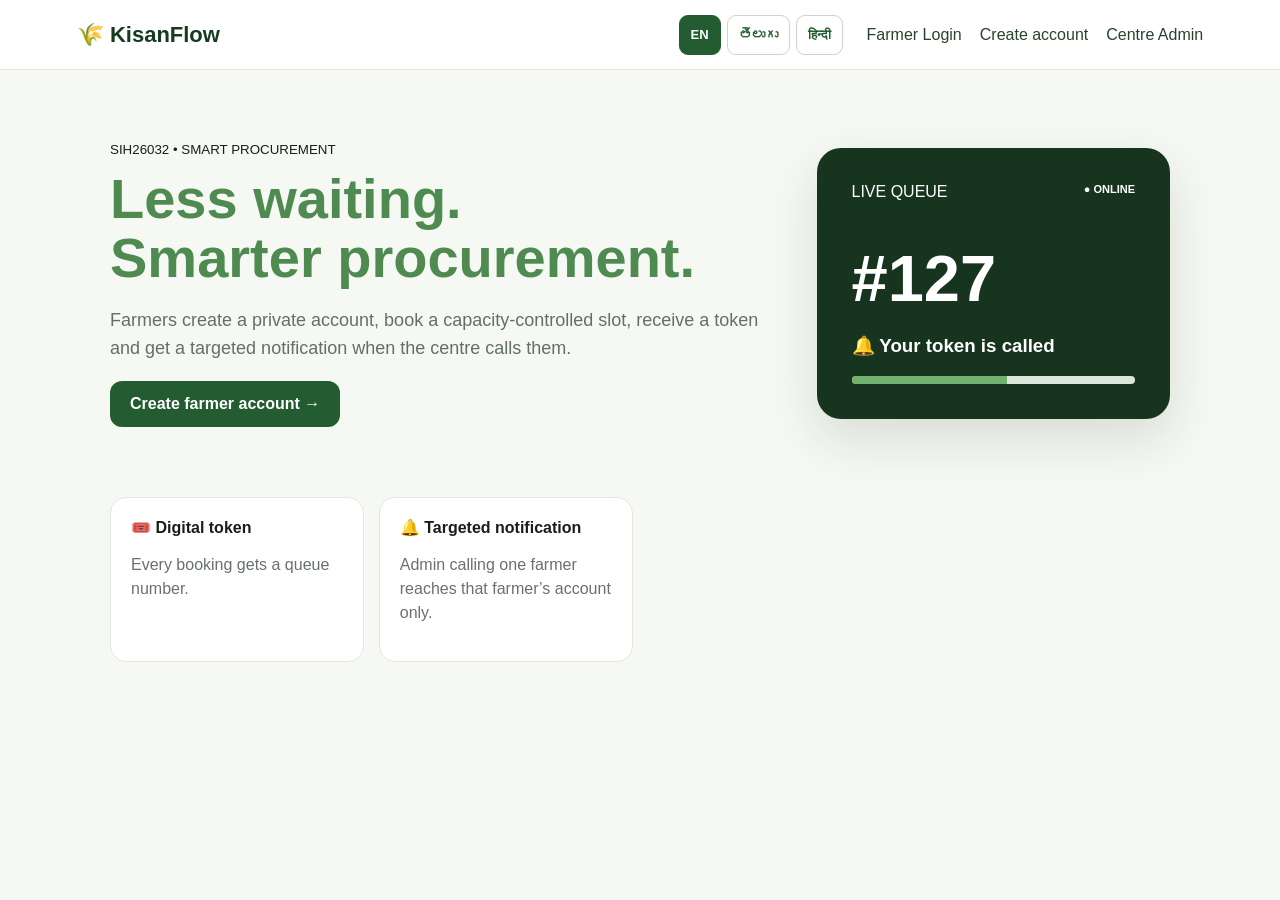
<file: templates/index.html>
<!doctype html>
<html lang="en">
<head>
<meta charset="utf-8">
<meta name="viewport" content="width=device-width,initial-scale=1">
<title>KisanFlow</title>
<link rel="stylesheet" href="/static/style.css">
</head>
<body>
<header>
  <a class="logo" href="/">🌾 KisanFlow</a>
  <div id="langSwitcher" class="langSwitcher" role="group" aria-label="Language"></div>
  <nav>
    <a href="/login" data-i18n="home.farmerLogin">Farmer Login</a>
    <a href="/register" data-i18n="register.button">Create account</a>
    <a href="/admin" data-i18n="home.adminLogin">Centre Admin</a>
  </nav>
</header>
<main class="hero">
  <div>
    <small data-i18n="home.tagline">SIH26032 • SMART PROCUREMENT</small>
    <h1><span data-i18n="home.title1">Less waiting.</span><br><span class="accent" data-i18n="home.title2">Smarter procurement.</span></h1>
    <p data-i18n="home.subtitle">Farmers create a private account, book a capacity-controlled slot, receive a token and get a targeted notification when the centre calls them.</p>
    <a class="btn" href="/register" data-i18n="home.cta">Create farmer account →</a>
  </div>
  <div class="mock">
    <div><span data-i18n="home.liveQueue">LIVE QUEUE</span> <b>● <span data-i18n="home.online">ONLINE</span></b></div>
    <strong>#127</strong>
    <h3 data-i18n="home.tokenCalled">🔔 Your token is called</h3>
    <div class="bar"><i></i></div>
  </div>
</main>
<section class="cards">
  <div>
    🎟️ <b data-i18n="home.featureTokenTitle">Digital token</b>
    <p data-i18n="home.featureTokenBody">Every booking gets a queue number.</p>
  </div>
  <div>
    🔔 <b data-i18n="home.featureNotifyTitle">Targeted notification</b>
    <p data-i18n="home.featureNotifyBody">Admin calling one farmer reaches that farmer’s account only.</p>
  </div>
</section>
<script src="/static/i18n.strings.js"></script>
<script src="/static/i18n.js"></script>
</body>
</html>
</file>
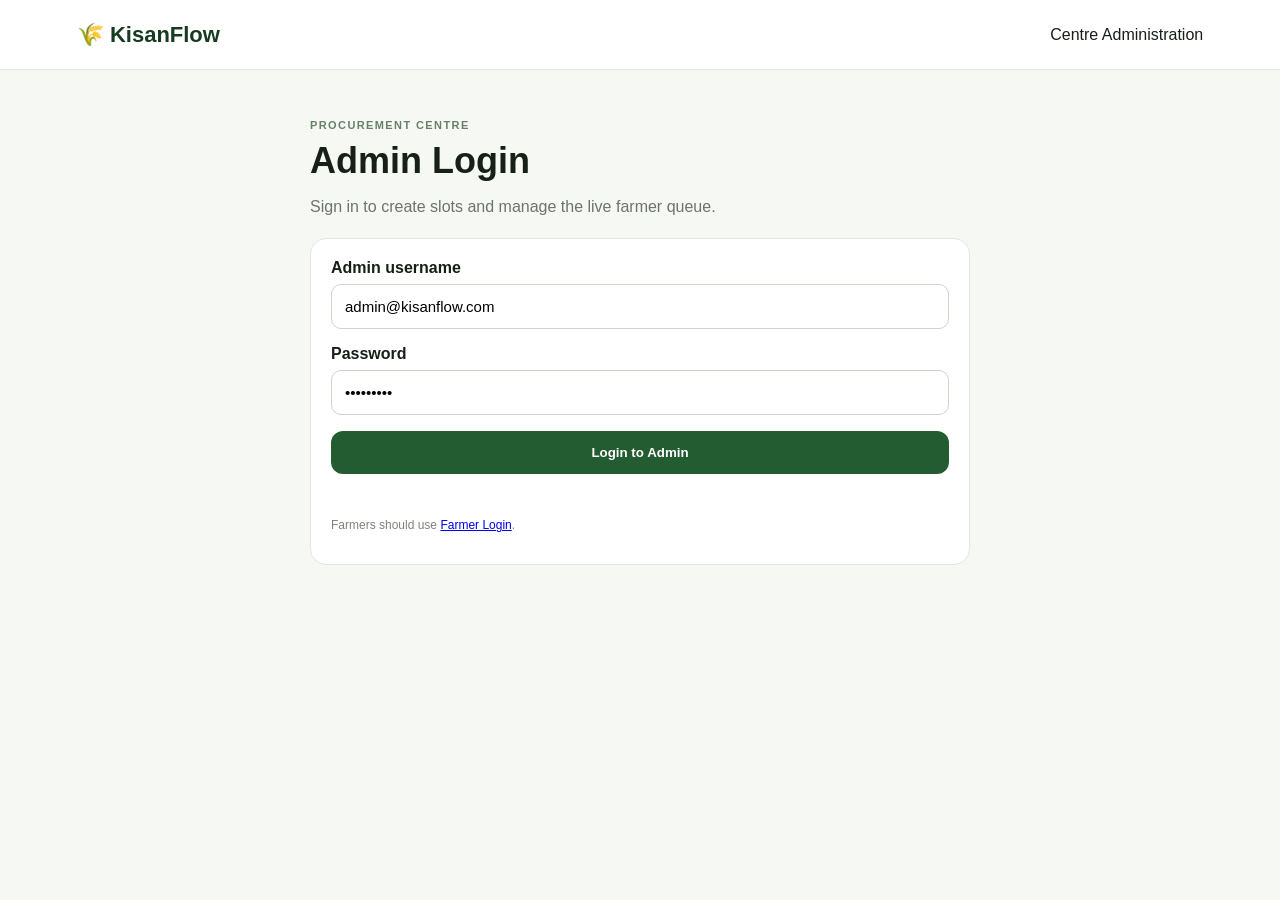
<file: templates/admin_login.html>
<!doctype html><html><head><meta name="viewport" content="width=device-width,initial-scale=1"><title>Admin Login | KisanFlow</title><link rel="stylesheet" href="/static/style.css"></head><body><header><a class="logo" href="/">🌾 KisanFlow</a><span>Centre Administration</span></header><main class="page"><div class="title"><small>PROCUREMENT CENTRE</small><h1>Admin Login</h1><p>Sign in to create slots and manage the live farmer queue.</p></div><div class="card form"><label>Admin username<input id="identifier" value="admin@kisanflow.com" autocomplete="username"></label><label>Password<input id="password" type="password" value="Admin@123" autocomplete="current-password"></label><button class="btn wide" onclick="login()">Login to Admin</button><div id="result"></div><p class="privacy">Farmers should use <a href="/login">Farmer Login</a>.</p></div></main><script>async function login(){const result=document.getElementById('result');result.innerHTML='<div>Signing in...</div>';const r=await fetch('/admin/login',{method:'POST',headers:{'Content-Type':'application/json'},body:JSON.stringify({identifier:document.getElementById('identifier').value.trim(),password:document.getElementById('password').value})});const d=await r.json();if(r.ok){result.innerHTML='<div class="success">Login successful.</div>';location.href=d.redirect}else{result.innerHTML='<div class="error">'+(d.error||'Login failed.')+'</div>'}}document.getElementById('password').addEventListener('keydown',e=>{if(e.key==='Enter')login()})</script></body></html>
</file>
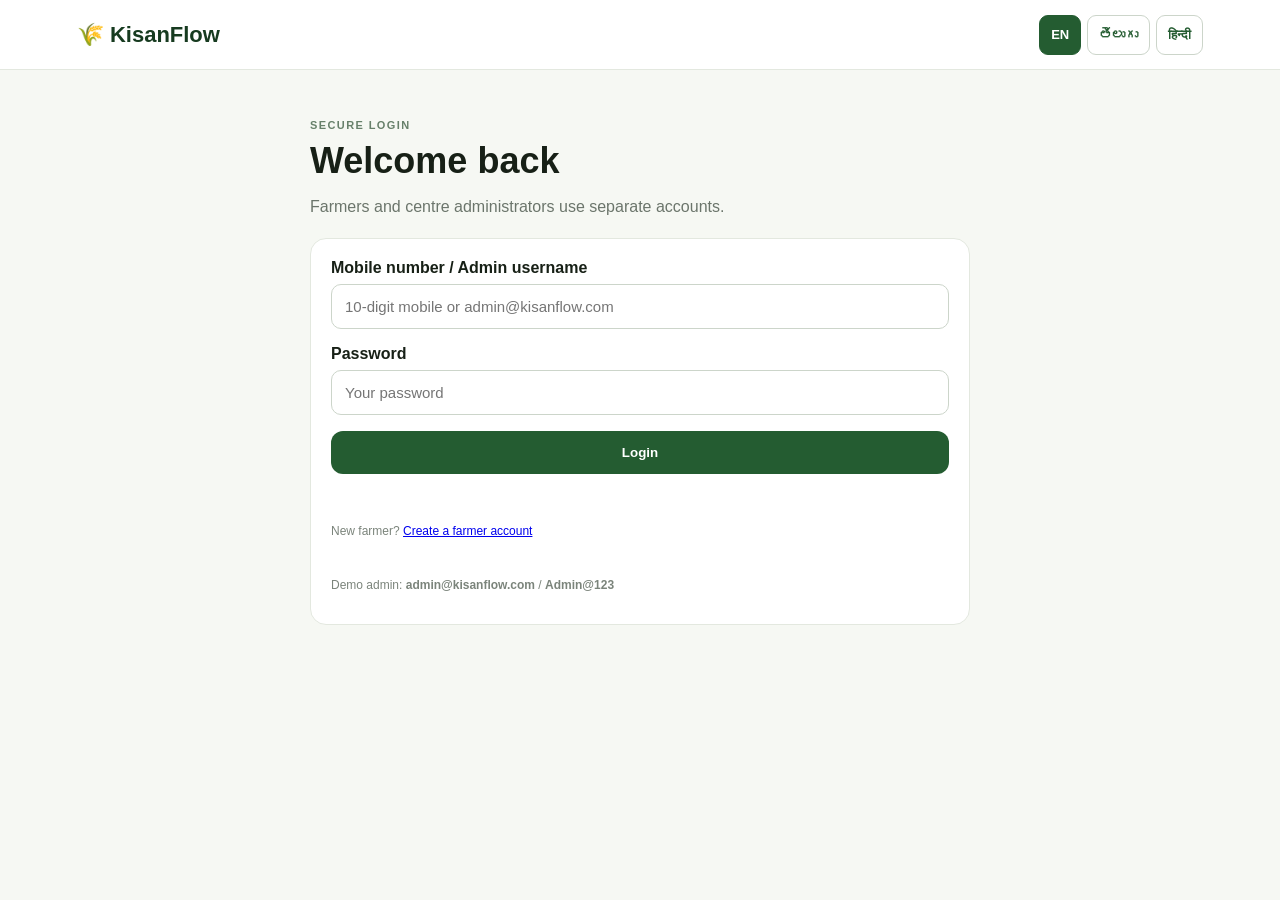
<file: templates/login.html>
<!doctype html>
<html lang="en">
<head>
<meta charset="utf-8">
<meta name="viewport" content="width=device-width,initial-scale=1">
<title>Login | KisanFlow</title>
<link rel="stylesheet" href="/static/style.css">
</head>
<body>
<header>
  <a class="logo" href="/">🌾 KisanFlow</a>
  <div id="langSwitcher" class="langSwitcher" role="group" aria-label="Language"></div>
</header>
<main class="page">
  <div class="title">
    <small data-i18n="login.small">SECURE LOGIN</small>
    <h1 data-i18n="login.title">Welcome back</h1>
    <p data-i18n="login.subtitle">Farmers and centre administrators use separate accounts.</p>
  </div>
  <div class="card form">
    <label>
      <span data-i18n="login.identifier">Mobile number / Admin username</span>
      <input id="identifier" autocomplete="username" data-i18n-placeholder="login.identifierPh" placeholder="10-digit mobile or admin@kisanflow.com">
    </label>
    <label>
      <span data-i18n="login.password">Password</span>
      <input id="password" type="password" autocomplete="current-password" data-i18n-placeholder="login.passwordPh" placeholder="Your password">
    </label>
    <button id="loginBtn" class="btn wide" onclick="doLogin()" data-i18n="login.button">Login</button>
    <div id="result" class="resultBox" role="status"></div>
    <p class="privacy"><span data-i18n="login.newFarmer">New farmer?</span> <a href="/register" data-i18n="login.createAccount">Create a farmer account</a></p>
    <p class="privacy"><span data-i18n="login.demoAdmin">Demo admin</span>: <b>admin@kisanflow.com</b> / <b>Admin@123</b></p>
  </div>
</main>
<script src="/static/i18n.strings.js"></script>
<script src="/static/i18n.js"></script>
<script>
const $ = (id) => document.getElementById(id);

async function doLogin() {
  const btn = $('loginBtn');
  const box = $('result');
  btn.disabled = true;
  btn.textContent = KF.t('common.working');
  let res = null, data = null;
  try {
    res = await fetch('/login', {
      method: 'POST',
      headers: { 'Content-Type': 'application/json' },
      body: JSON.stringify({ identifier: $('identifier').value.trim(), password: $('password').value })
    });
  } catch (e) {
    res = null;
  }
  if (!res) {
    box.innerHTML = '<div class="error">' + KF.escape(KF.t('err.network')) + '</div>';
    btn.disabled = false;
    btn.textContent = KF.t('login.button');
    return;
  }
  try { data = await res.json(); } catch (e) { data = null; }
  btn.disabled = false;
  btn.textContent = KF.t('login.button');
  if (res.ok && data && data.redirect) {
    box.innerHTML = '<div class="success">' + KF.escape(KF.t('login.success')) + '</div>';
    location.href = data.redirect;
    return;
  }
  box.innerHTML = '<div class="error">' + KF.escape((data && data.error) || KF.t('login.failed')) + '</div>';
}

$('password').addEventListener('keydown', (e) => { if (e.key === 'Enter') doLogin(); });
$('identifier').addEventListener('keydown', (e) => { if (e.key === 'Enter') $('password').focus(); });
</script>
</body>
</html>
</file>
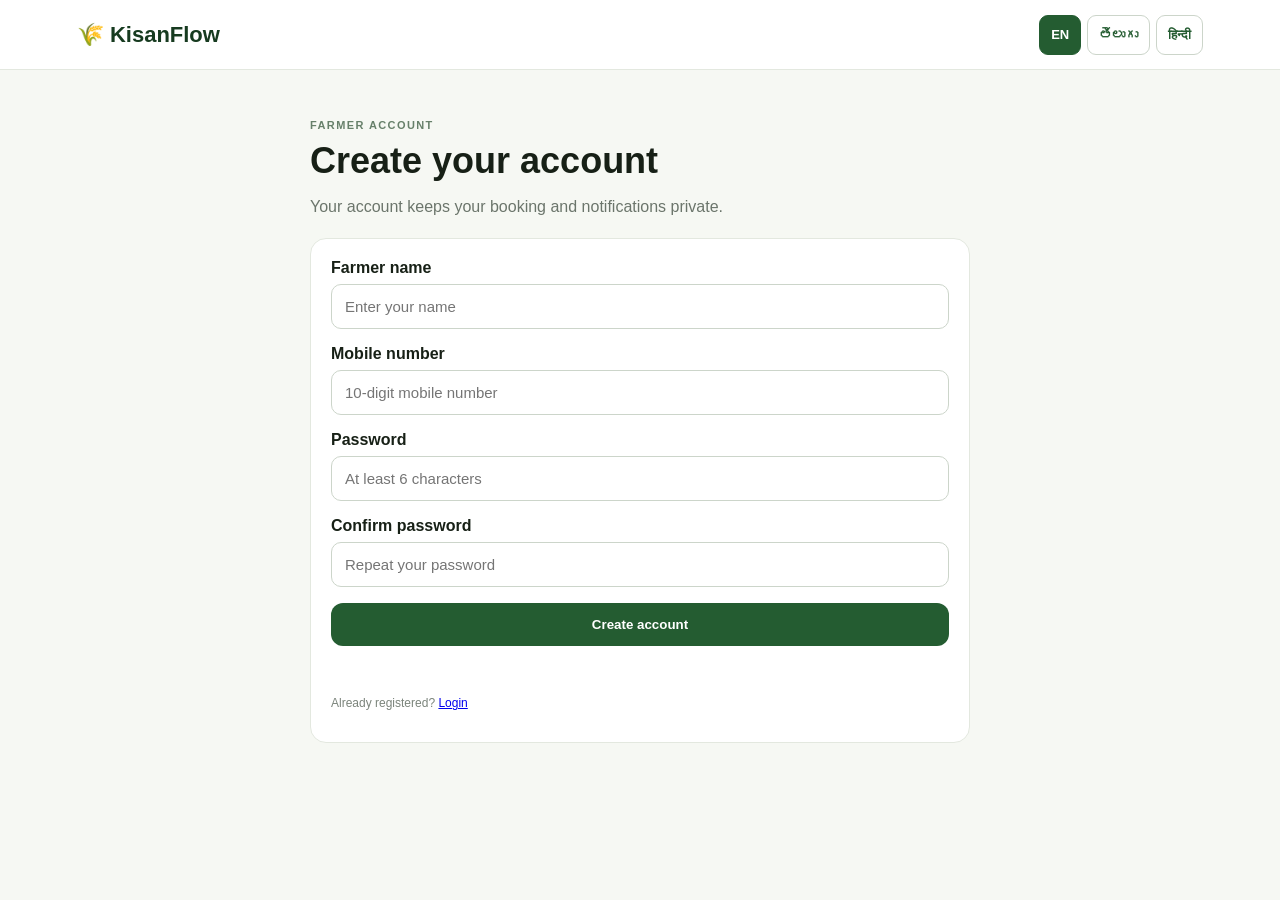
<file: templates/register.html>
<!doctype html>
<html lang="en">
<head>
<meta charset="utf-8">
<meta name="viewport" content="width=device-width,initial-scale=1">
<title>Register | KisanFlow</title>
<link rel="stylesheet" href="/static/style.css">
</head>
<body>
<header>
  <a class="logo" href="/">🌾 KisanFlow</a>
  <div id="langSwitcher" class="langSwitcher" role="group" aria-label="Language"></div>
</header>
<main class="page">
  <div class="title">
    <small data-i18n="register.small">FARMER ACCOUNT</small>
    <h1 data-i18n="register.title">Create your account</h1>
    <p data-i18n="register.subtitle">Your account keeps your booking and notifications private.</p>
  </div>
  <div class="card form">
    <label>
      <span data-i18n="register.name">Farmer name</span>
      <input id="name" autocomplete="name" data-i18n-placeholder="register.namePh" placeholder="Enter your name">
    </label>
    <label>
      <span data-i18n="register.phone">Mobile number</span>
      <input id="phone" inputmode="numeric" autocomplete="tel" data-i18n-placeholder="register.phonePh" placeholder="10-digit mobile number">
    </label>
    <label>
      <span data-i18n="register.password">Password</span>
      <input id="password" type="password" autocomplete="new-password" data-i18n-placeholder="register.passwordPh" placeholder="At least 6 characters">
    </label>
    <label>
      <span data-i18n="register.confirm">Confirm password</span>
      <input id="confirm" type="password" autocomplete="new-password" data-i18n-placeholder="register.confirmPh" placeholder="Repeat your password">
    </label>
    <button id="registerBtn" class="btn wide" onclick="doRegister()" data-i18n="register.button">Create account</button>
    <div id="result" class="resultBox" role="status"></div>
    <p class="privacy"><span data-i18n="register.haveAccount">Already registered?</span> <a href="/login" data-i18n="common.login">Login</a></p>
  </div>
</main>
<script src="/static/i18n.strings.js"></script>
<script src="/static/i18n.js"></script>
<script>
const $ = (id) => document.getElementById(id);

async function doRegister() {
  const btn = $('registerBtn');
  const box = $('result');
  if ($('password').value !== $('confirm').value) {
    box.innerHTML = '<div class="error">' + KF.escape(KF.t('register.mismatch')) + '</div>';
    return;
  }
  btn.disabled = true;
  btn.textContent = KF.t('common.working');
  let res = null, data = null;
  try {
    res = await fetch('/register', {
      method: 'POST',
      headers: { 'Content-Type': 'application/json' },
      body: JSON.stringify({ name: $('name').value.trim(), phone: $('phone').value.trim(), password: $('password').value })
    });
  } catch (e) {
    res = null;
  }
  if (!res) {
    box.innerHTML = '<div class="error">' + KF.escape(KF.t('err.network')) + '</div>';
    btn.disabled = false;
    btn.textContent = KF.t('register.button');
    return;
  }
  try { data = await res.json(); } catch (e) { data = null; }
  btn.disabled = false;
  btn.textContent = KF.t('register.button');
  if (res.ok && data && data.redirect) {
    box.innerHTML = '<div class="success">' + KF.escape(KF.t('register.created')) + '</div>';
    location.href = data.redirect;
    return;
  }
  box.innerHTML = '<div class="error">' + KF.escape((data && data.error) || KF.t('err.server')) + '</div>';
}

$('confirm').addEventListener('keydown', (e) => { if (e.key === 'Enter') doRegister(); });
</script>
</body>
</html>
</file>
<file: static/style.css>
/* ---------------------------------------------------------------------------
   v13 additions — language switcher, filters, status badges, states, a11y.
   Appended after the v12 rules so it also works for the older markup classes.
   --------------------------------------------------------------------------- */
.langSwitcher{display:inline-flex;gap:6px;align-items:center}
.langBtn{border:1px solid #ccd5ca;background:#fff;color:#245c31;border-radius:9px;padding:9px 11px;font-weight:700;font-size:13px;line-height:1;cursor:pointer;min-height:40px}
.langBtn:hover{background:#f3f8f1}
.langBtn.active{background:#245c31;border-color:#245c31;color:#fff}
.resultBox{margin-top:6px}
.btn.ghost,.smallBtn.ghostBtn{background:#fff;color:#245c31;border:1px solid #b8c9b6}
.btn:disabled,.smallBtn:disabled,.langBtn:disabled{opacity:.6;cursor:progress}
.slot span{display:block}
.slot.fullslot{background:#f4f4f2;border-color:#dcdcd8;color:#7a7a72}
.emptySlots{padding:14px;background:#f5f8f2;border-radius:10px;color:#6b756b}
.top{display:flex;justify-content:space-between;align-items:center;gap:14px;flex-wrap:wrap}
.slotSummary{font-size:14px;color:#42544a}
.slotRows{display:grid;gap:10px}
.slotRow{display:flex;align-items:center;gap:14px;flex-wrap:wrap;padding:12px;border:1px solid #e3e8df;border-radius:12px;background:#fbfdfa}
.filters{display:grid;grid-template-columns:repeat(3,minmax(150px,1fr)) auto;gap:12px;align-items:end;margin-bottom:18px}
.filters label{display:grid;gap:6px;font-weight:700;font-size:13px}
.filters select,.filters input{padding:11px;border:1px solid #ccd5ca;border-radius:9px;background:#fff;font-size:14px}
.pill{display:inline-block;padding:5px 10px;border-radius:20px;background:#edf4ea;font-size:12px;font-weight:700;border:1px solid transparent}
.pill-waiting{background:#fff4d6;color:#6b5100;border-color:#f0dca8}
.pill-called{background:#e6f0ff;color:#123f80;border-color:#c3d8f7}
.pill-serving{background:#e5f7e6;color:#1f6b35;border-color:#bde3c1}
.pill-completed{background:#eef1ee;color:#41504a;border-color:#d6ded8}
.pill-cancelled{background:#fdecea;color:#9c2e22;border-color:#f3cdc7}
.notifHeader{margin-top:18px;text-align:left}
.notice.unread{background:#fff8e1;border-left-color:#d98a00}
.notice.noticeRead{background:#f4f7f3;border-left-color:#b9c7b8;color:#54604f}
.notice small{display:block;margin-top:4px;color:#7b847b;font-size:11px}
.noticeEmpty{padding:12px;background:#f5f8f2;border-radius:10px;color:#6b756b;font-size:13px}
.alertToken{display:inline-block;margin-top:8px;font-weight:800}
.callAlert{font-weight:600}
a:focus-visible,button:focus-visible,input:focus-visible,select:focus-visible{outline:3px solid #6da86f;outline-offset:2px}
@media(max-width:800px){
  .filters{grid-template-columns:1fr 1fr}
  .filters button{grid-column:1/-1}
}
@media(max-width:560px){
  .filters{grid-template-columns:1fr}
  .langSwitcher{gap:4px}
  .langBtn{padding:9px;font-size:12px}
  .btn,.smallBtn,.statusMenu,.langBtn,.slot{min-height:44px}
  .top{align-items:flex-start}
  .tablewrap table{min-width:640px}
}

*{box-sizing:border-box}body{margin:0;font-family:Inter,Arial,sans-serif;background:#f6f8f3;color:#172016}header{height:70px;padding:0 6%;display:flex;align-items:center;gap:24px;background:#fff;border-bottom:1px solid #e3e8df;position:sticky;top:0;z-index:5}.logo{font-size:22px;font-weight:800;text-decoration:none;color:#173b20;margin-right:auto}nav{display:flex;gap:18px;align-items:center}nav a{color:#28432d;text-decoration:none}.farmerBadge{font-size:12px;font-weight:700}.linkBtn{background:none;border:0;color:#315b3a;cursor:pointer;font-weight:700}.hero{max-width:1100px;margin:70px auto;display:grid;grid-template-columns:1.3fr .7fr;gap:50px;align-items:center;padding:0 20px}.hero h1{font-size:56px;line-height:1.05;margin:12px 0}.hero h1 span{color:#4f8a51}.hero p{font-size:18px;line-height:1.6;color:#647064}.btn{display:inline-block;background:#245c31;color:#fff;border:0;border-radius:12px;padding:14px 20px;text-decoration:none;font-weight:800;cursor:pointer}.mock{background:#17351e;color:#fff;border-radius:24px;padding:35px;box-shadow:0 20px 50px #17351e22}.mock strong{font-size:65px;display:block;margin-top:40px}.mock b{float:right;font-size:11px}.bar,.queueBar{height:8px;background:#dce6da;border-radius:10px;overflow:hidden}.bar i,.queueBar i{display:block;height:100%;width:55%;background:#71b16f}.cards{max-width:1100px;margin:0 auto 70px;display:grid;grid-template-columns:repeat(4,1fr);gap:15px;padding:0 20px}.cards div,.card{background:#fff;border:1px solid #e3e8df;border-radius:16px;padding:20px}.cards p{color:#687268;line-height:1.5}.page{max-width:700px;margin:45px auto;padding:0 20px}.widepage{max-width:1200px;margin:35px auto;padding:0 20px}.title{margin-bottom:22px}.title small,.top small,.tokenLabel{letter-spacing:1.4px;font-weight:800;color:#67806a;font-size:11px}.title h1{font-size:36px;margin:7px 0}.title p{color:#6b756b}.form{display:grid;gap:16px}.form label{display:grid;gap:7px;font-weight:700}.form input,.form select{padding:13px;border:1px solid #ccd5ca;border-radius:10px;font-size:15px;background:#fff}.wide{width:100%}.slots{display:grid;grid-template-columns:repeat(2,1fr);gap:10px;margin-top:10px}.slot{border:1px solid #cbd8c9;background:#f9fbf7;padding:12px;border-radius:10px;cursor:pointer;font-weight:700}.slot small{display:block;color:#738074;margin-top:4px}.slot.selected{outline:3px solid #8fc58e}.slot:disabled{opacity:.45;cursor:not-allowed}.error,.success,.notice{padding:11px;border-radius:10px;margin-top:8px}.error{background:#fff0ee;color:#9c2e22}.success{background:#edf8ee;color:#276634}.hidden{display:none!important}.ticketCard{text-align:center}.token{font-size:72px;font-weight:900;margin:5px 0 22px;color:#245c31}.details{display:grid;grid-template-columns:repeat(2,1fr);gap:10px;text-align:left}.details div{background:#f5f8f2;padding:12px;border-radius:10px}.details span{display:block;color:#718071;font-size:12px}.queueBox{margin-top:20px;padding:18px;background:#edf5ea;border-radius:14px}.queueBox>div{font-size:25px;font-weight:900;margin:7px 0}.statusLine{margin-top:18px;font-size:17px}.callAlert{background:#fff2c9;padding:18px;border-radius:12px;margin-bottom:18px;color:#684d00}.privacy{font-size:12px;color:#7b847b}.stats{display:grid;grid-template-columns:repeat(4,1fr);gap:15px;margin:20px 0}.stats b{display:block;font-size:32px;margin-top:6px}.now{margin-bottom:20px}.tablewrap{overflow:auto}.tablewrap table{width:100%;border-collapse:collapse;min-width:760px}.tablewrap th,.tablewrap td{text-align:left;padding:13px;border-bottom:1px solid #e5e9e2}.tablewrap td small{display:block;color:#778077}.pill{padding:5px 9px;border-radius:20px;background:#edf4ea;font-size:12px;font-weight:700}.smallBtn{border:0;background:#245c31;color:#fff;padding:9px 12px;border-radius:8px;cursor:pointer;font-weight:700}.empty{text-align:center;padding:30px}.notifications{margin-top:15px}.notice{background:#eaf7ea;border-left:4px solid #4f8a51;text-align:left}
@media(max-width:800px){header{padding:0 15px;gap:10px}.hero{grid-template-columns:1fr;margin:35px auto}.hero h1{font-size:40px}.cards{grid-template-columns:1fr 1fr}.stats{grid-template-columns:1fr 1fr}.slots{grid-template-columns:1fr}nav a{font-size:13px}.farmerBadge{display:none}.details{grid-template-columns:1fr}.token{font-size:58px}}
@media(max-width:500px){.cards{grid-template-columns:1fr}.hero{padding:0 15px}.page,.widepage{padding:0 12px}.title h1{font-size:29px}}

.farmerNav{display:flex;align-items:center;gap:14px}.statusMenu{border:1px solid #1f6b35;background:#fff;color:#174d2a;border-radius:10px;padding:9px 12px;font-weight:700;cursor:pointer}.statusMenuCard{margin-top:18px;border:1px solid #dfe7df;background:#f7fbf7;border-radius:14px;padding:14px;display:flex;justify-content:space-between;align-items:center;gap:12px}.statusMenuCard p{margin:4px 0 0;color:#49604f}.turnToast{position:fixed;top:78px;right:20px;z-index:1000;max-width:380px}.turnToastInner{background:#fff;border:2px solid #2b6f3e;border-radius:14px;padding:18px 42px 18px 18px;box-shadow:0 12px 30px rgba(0,0,0,.18);position:relative}.turnToastInner.urgent{border-color:#d98a00;background:#fff8e8}.closeToast{position:absolute;right:10px;top:8px;border:0;background:transparent;font-size:24px;cursor:pointer}@media(max-width:700px){.farmerNav{gap:7px}.farmerBadge{display:none}.statusMenu{padding:8px;font-size:12px}.turnToast{left:12px;right:12px;top:70px}.statusMenuCard{align-items:flex-start}}

/* ---------------------------------------------------------------------------
   v13 - the dashboard now shows six counters, so let the stat grid breathe.
   Placed last so it wins over the v12 four-column rule.
   --------------------------------------------------------------------------- */
.stats{grid-template-columns:repeat(auto-fit,minmax(132px,1fr))}
</file>
